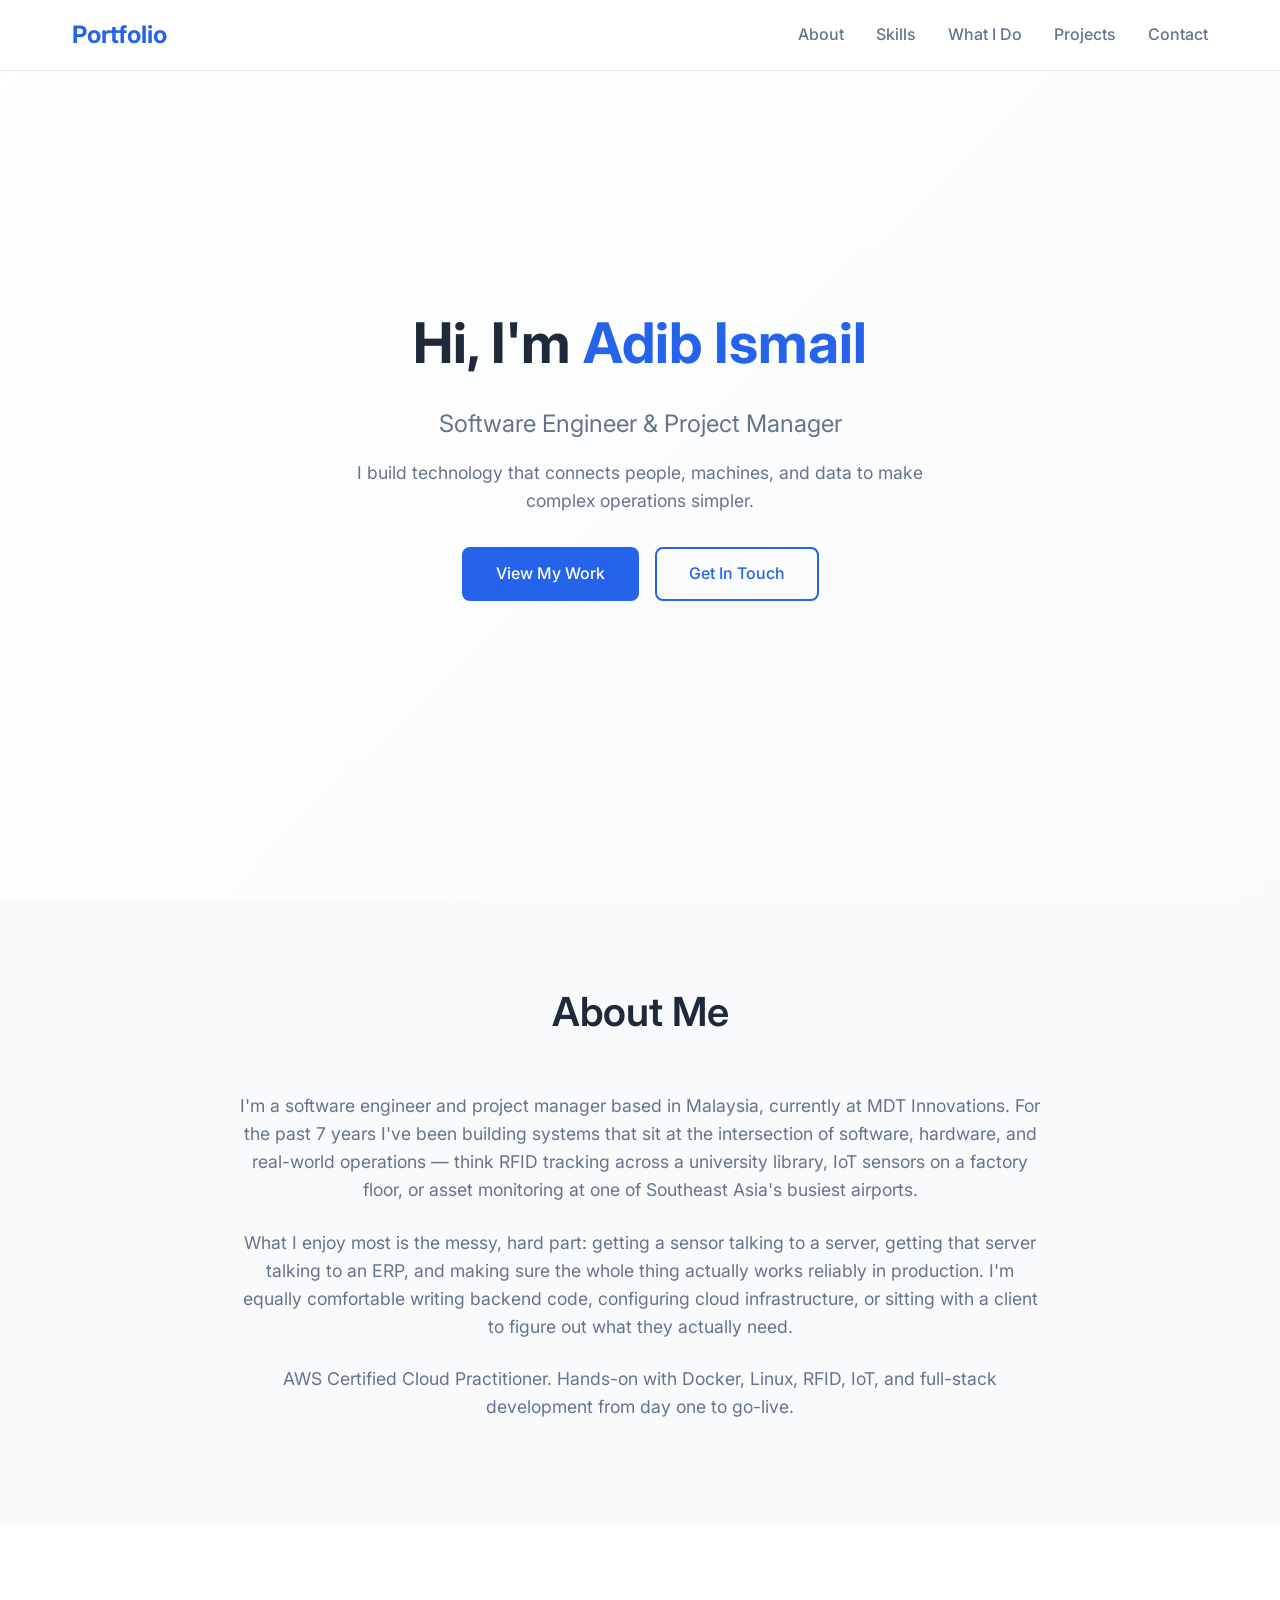
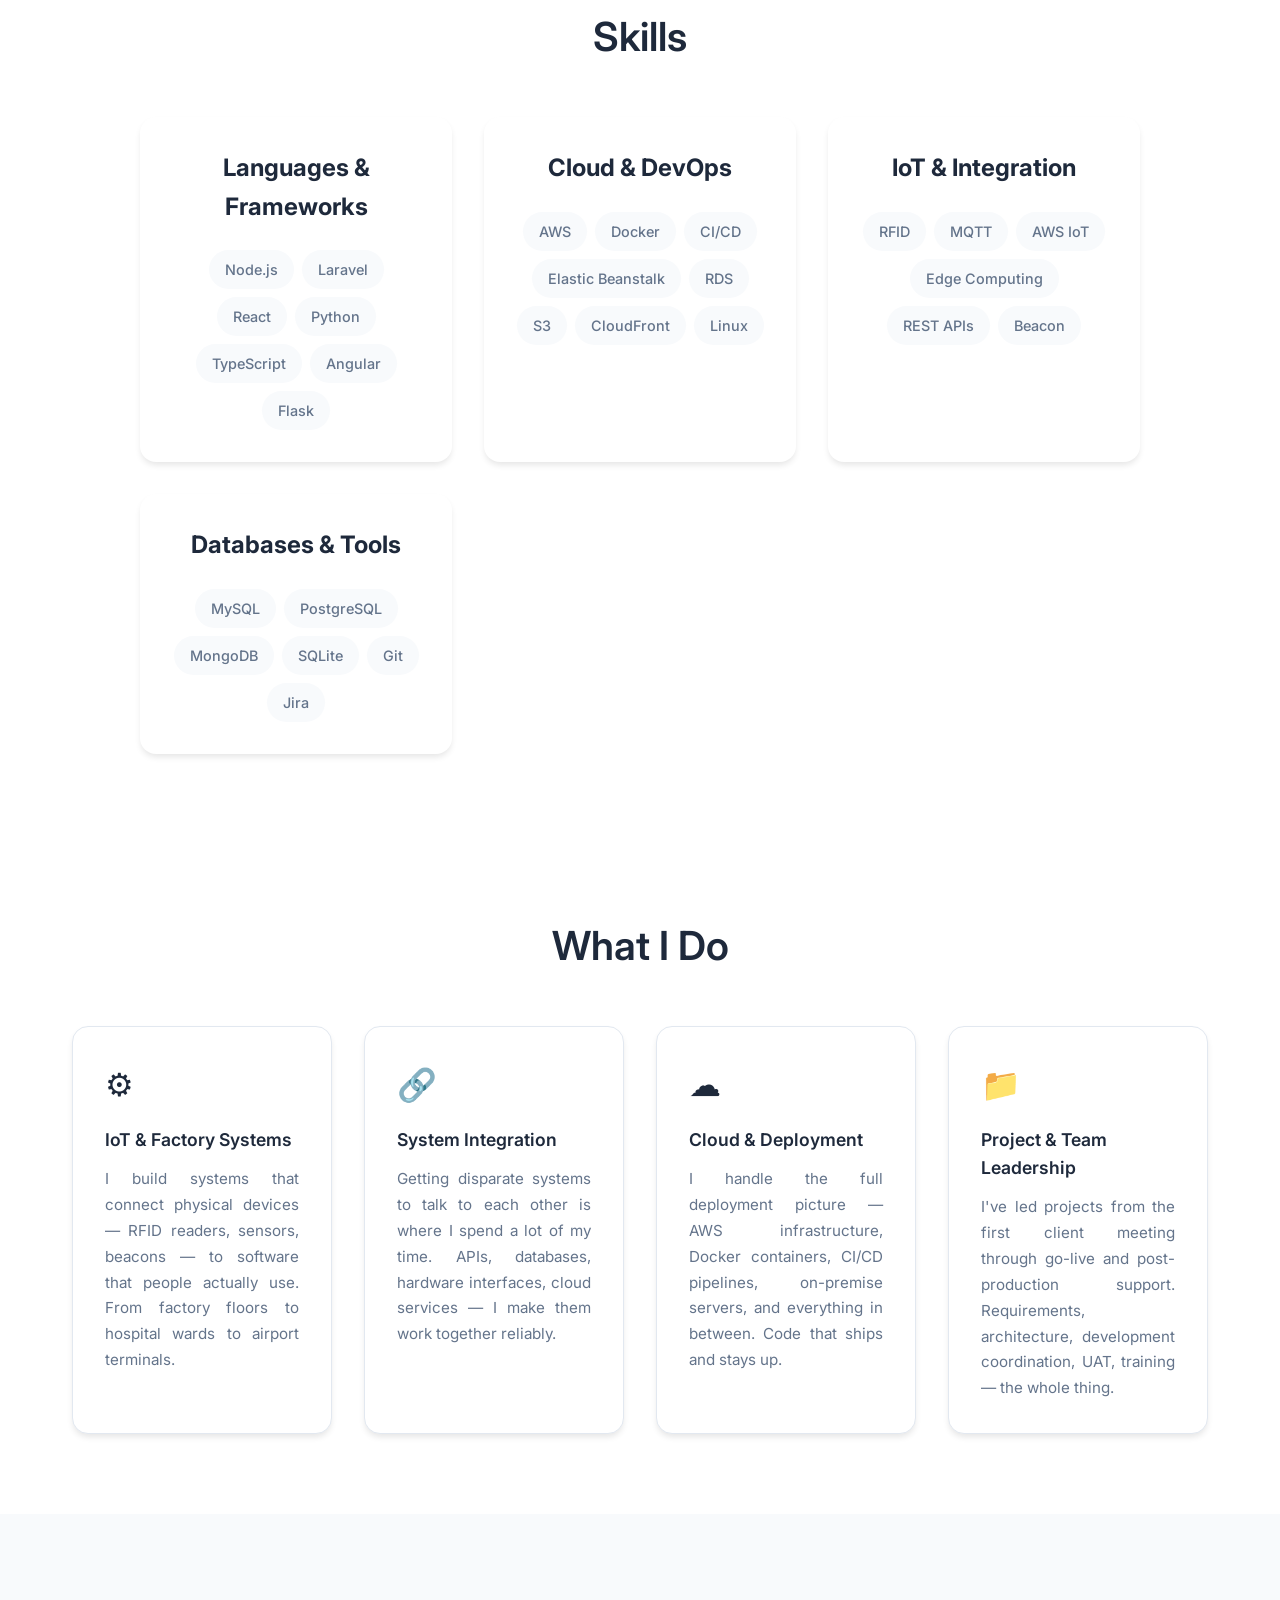
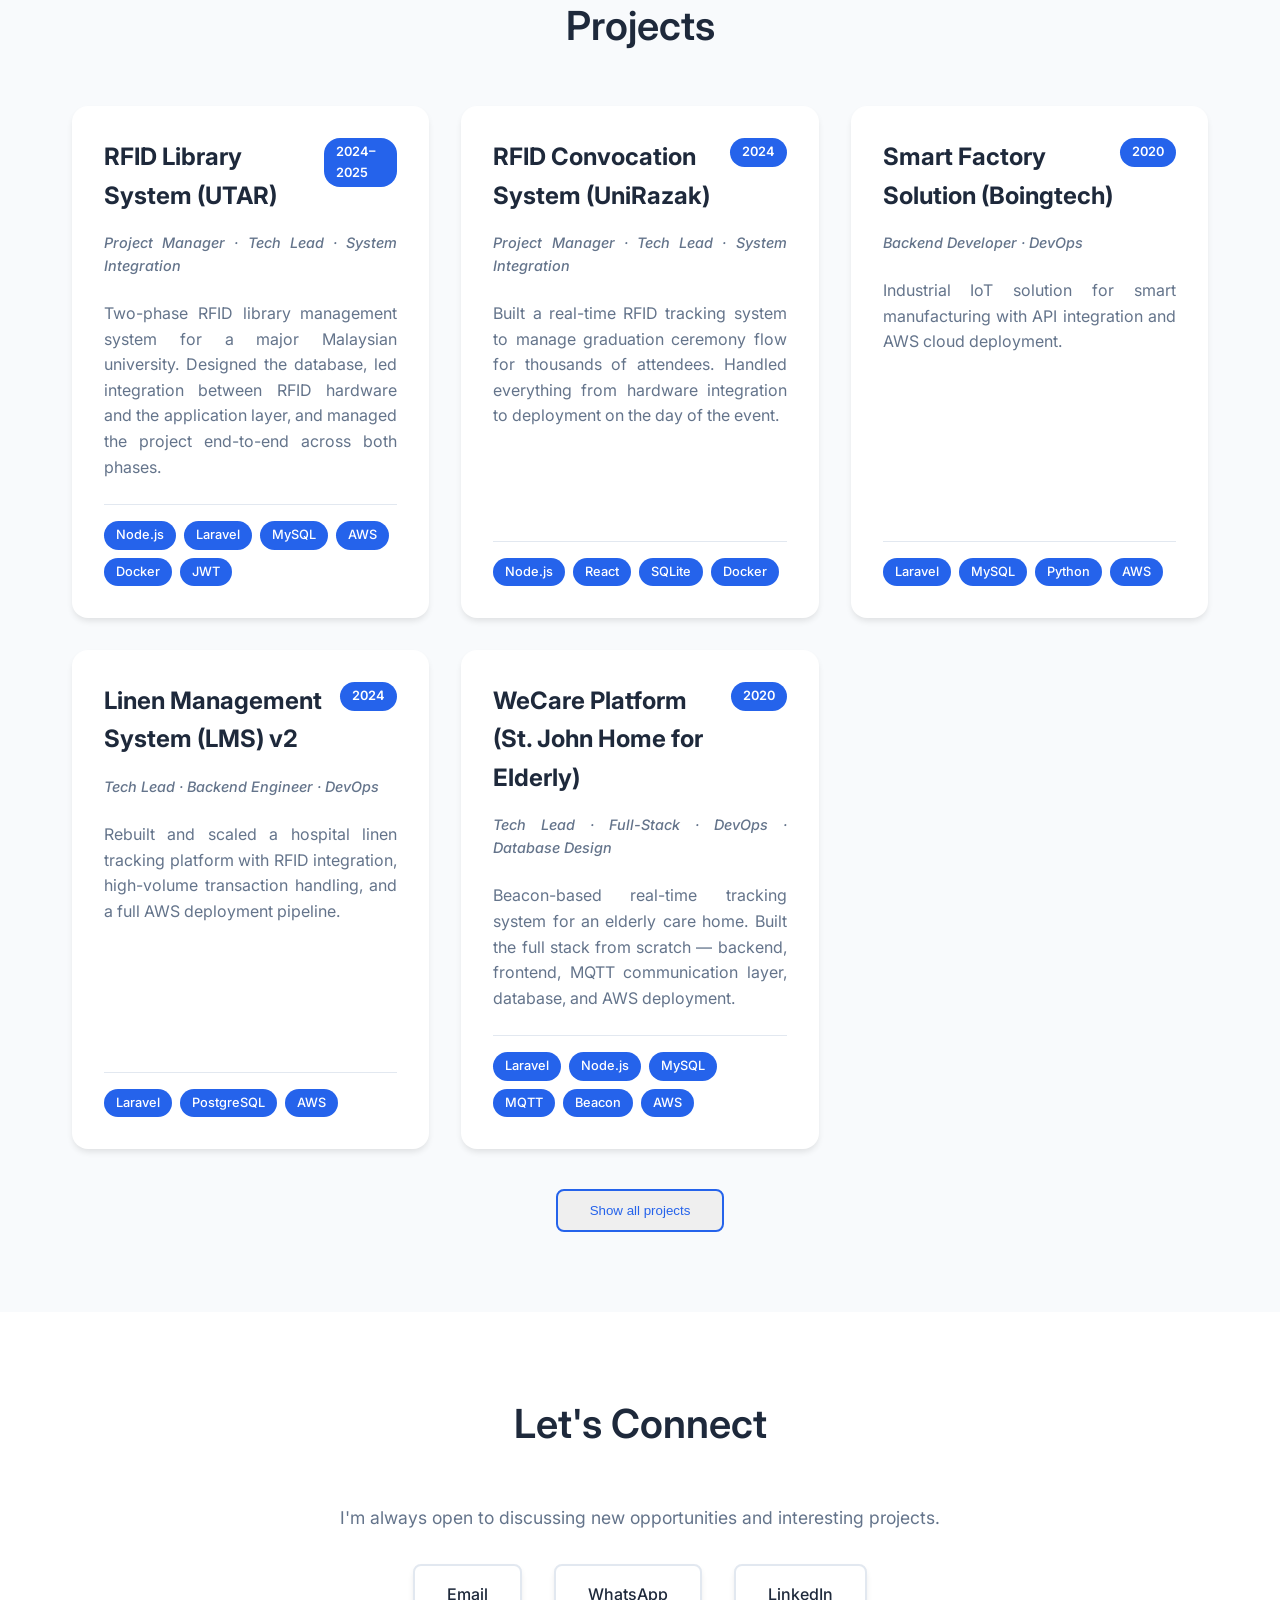
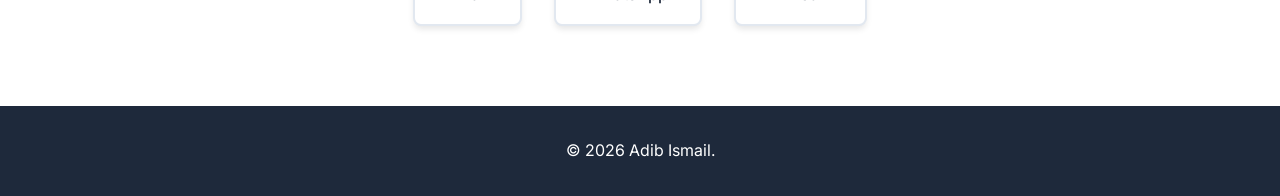
<file: index.html>
<!DOCTYPE html>
<html lang="en">
<head>
    <meta charset="UTF-8">
    <meta name="viewport" content="width=device-width, initial-scale=1.0">
    <title>Muhammad Adib Ismail - Software Engineer & Project Manager</title>
    <link rel="stylesheet" href="style.css">
    <link href="https://fonts.googleapis.com/css2?family=Inter:wght@300;400;500;600;700&display=swap" rel="stylesheet">
</head>
<body>
    <nav class="navbar">
        <div class="nav-container">
            <div class="nav-logo">Portfolio</div>
            <ul class="nav-menu">
                <li><a href="#about">About</a></li>
                <li><a href="#skills">Skills</a></li>
                <li><a href="#what-i-do">What I Do</a></li>
                <li><a href="#projects">Projects</a></li>
                <li><a href="#contact">Contact</a></li>
            </ul>
        </div>
    </nav>

    <main>
        <section class="hero">
            <div class="hero-content">
                <h1>Hi, I'm <span class="highlight">Adib Ismail</span></h1>
                <p class="hero-subtitle">Software Engineer & Project Manager</p>
                <p class="hero-description">I build technology that connects people, machines, and data to make complex operations simpler.</p>
                <div class="hero-buttons">
                    <a href="#projects" class="btn btn-primary">View My Work</a>
                    <a href="#contact" class="btn btn-secondary">Get In Touch</a>
                </div>
            </div>
        </section>

        <section id="about" class="about">
            <div class="container">
                <h2>About Me</h2>
                <div class="about-content">
                    <div class="about-text">
                        <p>I'm a software engineer and project manager based in Malaysia, currently at MDT Innovations. For the past 7 years I've been building systems that sit at the intersection of software, hardware, and real-world operations — think RFID tracking across a university library, IoT sensors on a factory floor, or asset monitoring at one of Southeast Asia's busiest airports.</p>
                        <p>What I enjoy most is the messy, hard part: getting a sensor talking to a server, getting that server talking to an ERP, and making sure the whole thing actually works reliably in production. I'm equally comfortable writing backend code, configuring cloud infrastructure, or sitting with a client to figure out what they actually need.</p>
                        <p>AWS Certified Cloud Practitioner. Hands-on with Docker, Linux, RFID, IoT, and full-stack development from day one to go-live.</p>
                    </div>
                </div>
            </div>
        </section>

        <section id="skills" class="skills">
            <div class="container">
                <h2>Skills</h2>
                <div class="skills-grid">
                    <div class="skill-category">
                        <h3>Languages & Frameworks</h3>
                        <div class="skill-tags">
                            <span class="tag">Node.js</span>
                            <span class="tag">Laravel</span>
                            <span class="tag">React</span>
                            <span class="tag">Python</span>
                            <span class="tag">TypeScript</span>
                            <span class="tag">Angular</span>
                            <span class="tag">Flask</span>
                        </div>
                    </div>
                    <div class="skill-category">
                        <h3>Cloud & DevOps</h3>
                        <div class="skill-tags">
                            <span class="tag">AWS</span>
                            <span class="tag">Docker</span>
                            <span class="tag">CI/CD</span>
                            <span class="tag">Elastic Beanstalk</span>
                            <span class="tag">RDS</span>
                            <span class="tag">S3</span>
                            <span class="tag">CloudFront</span>
                            <span class="tag">Linux</span>
                        </div>
                    </div>
                    <div class="skill-category">
                        <h3>IoT & Integration</h3>
                        <div class="skill-tags">
                            <span class="tag">RFID</span>
                            <span class="tag">MQTT</span>
                            <span class="tag">AWS IoT</span>
                            <span class="tag">Edge Computing</span>
                            <span class="tag">REST APIs</span>
                            <span class="tag">Beacon</span>
                        </div>
                    </div>
                    <div class="skill-category">
                        <h3>Databases & Tools</h3>
                        <div class="skill-tags">
                            <span class="tag">MySQL</span>
                            <span class="tag">PostgreSQL</span>
                            <span class="tag">MongoDB</span>
                            <span class="tag">SQLite</span>
                            <span class="tag">Git</span>
                            <span class="tag">Jira</span>
                        </div>
                    </div>
                </div>
            </div>
        </section>

        <section id="what-i-do" class="what-i-do">
            <div class="container">
                <h2>What I Do</h2>
                <div class="what-i-do-grid">
                    <div class="what-card">
                        <div class="what-icon">&#9881;</div>
                        <h3>IoT & Factory Systems</h3>
                        <p>I build systems that connect physical devices &mdash; RFID readers, sensors, beacons &mdash; to software that people actually use. From factory floors to hospital wards to airport terminals.</p>
                    </div>
                    <div class="what-card">
                        <div class="what-icon">&#128279;</div>
                        <h3>System Integration</h3>
                        <p>Getting disparate systems to talk to each other is where I spend a lot of my time. APIs, databases, hardware interfaces, cloud services &mdash; I make them work together reliably.</p>
                    </div>
                    <div class="what-card">
                        <div class="what-icon">&#9729;</div>
                        <h3>Cloud & Deployment</h3>
                        <p>I handle the full deployment picture &mdash; AWS infrastructure, Docker containers, CI/CD pipelines, on-premise servers, and everything in between. Code that ships and stays up.</p>
                    </div>
                    <div class="what-card">
                        <div class="what-icon">&#128193;</div>
                        <h3>Project & Team Leadership</h3>
                        <p>I've led projects from the first client meeting through go-live and post-production support. Requirements, architecture, development coordination, UAT, training &mdash; the whole thing.</p>
                    </div>
                </div>
            </div>
        </section>

        <section id="projects" class="projects">
            <div class="container">
                <h2>Projects</h2>
                <div class="projects-grid" id="featured-projects">
                    <div class="project-card">
                        <div class="project-header">
                            <h3>RFID Library System (UTAR)</h3>
                            <div class="project-year">2024–2025</div>
                        </div>
                        <p class="project-role">Project Manager · Tech Lead · System Integration</p>
                        <p>Two-phase RFID library management system for a major Malaysian university. Designed the database, led integration between RFID hardware and the application layer, and managed the project end-to-end across both phases.</p>
                        <div class="project-tech">
                            <span class="tech-tag">Node.js</span>
                            <span class="tech-tag">Laravel</span>
                            <span class="tech-tag">MySQL</span>
                            <span class="tech-tag">AWS</span>
                            <span class="tech-tag">Docker</span>
                            <span class="tech-tag">JWT</span>
                        </div>
                    </div>
                    <div class="project-card">
                        <div class="project-header">
                            <h3>RFID Convocation System (UniRazak)</h3>
                            <div class="project-year">2024</div>
                        </div>
                        <p class="project-role">Project Manager · Tech Lead · System Integration</p>
                        <p>Built a real-time RFID tracking system to manage graduation ceremony flow for thousands of attendees. Handled everything from hardware integration to deployment on the day of the event.</p>
                        <div class="project-tech">
                            <span class="tech-tag">Node.js</span>
                            <span class="tech-tag">React</span>
                            <span class="tech-tag">SQLite</span>
                            <span class="tech-tag">Docker</span>
                        </div>
                    </div>
                    <div class="project-card">
                        <div class="project-header">
                            <h3>Smart Factory Solution (Boingtech)</h3>
                            <div class="project-year">2020</div>
                        </div>
                        <p class="project-role">Backend Developer · DevOps</p>
                        <p>Industrial IoT solution for smart manufacturing with API integration and AWS cloud deployment.</p>
                        <div class="project-tech">
                            <span class="tech-tag">Laravel</span>
                            <span class="tech-tag">MySQL</span>
                            <span class="tech-tag">Python</span>
                            <span class="tech-tag">AWS</span>
                        </div>
                    </div>
                    <div class="project-card">
                        <div class="project-header">
                            <h3>Linen Management System (LMS) v2</h3>
                            <div class="project-year">2024</div>
                        </div>
                        <p class="project-role">Tech Lead · Backend Engineer · DevOps</p>
                        <p>Rebuilt and scaled a hospital linen tracking platform with RFID integration, high-volume transaction handling, and a full AWS deployment pipeline.</p>
                        <div class="project-tech">
                            <span class="tech-tag">Laravel</span>
                            <span class="tech-tag">PostgreSQL</span>
                            <span class="tech-tag">AWS</span>
                        </div>
                    </div>
                    <div class="project-card">
                        <div class="project-header">
                            <h3>WeCare Platform (St. John Home for Elderly)</h3>
                            <div class="project-year">2020</div>
                        </div>
                        <p class="project-role">Tech Lead · Full-Stack · DevOps · Database Design</p>
                        <p>Beacon-based real-time tracking system for an elderly care home. Built the full stack from scratch — backend, frontend, MQTT communication layer, database, and AWS deployment.</p>
                        <div class="project-tech">
                            <span class="tech-tag">Laravel</span>
                            <span class="tech-tag">Node.js</span>
                            <span class="tech-tag">MySQL</span>
                            <span class="tech-tag">MQTT</span>
                            <span class="tech-tag">Beacon</span>
                            <span class="tech-tag">AWS</span>
                        </div>
                    </div>
                </div>

                <div id="all-projects-wrapper" style="display:none">
                    <div class="all-projects-divider">
                        <span>More Projects</span>
                    </div>
                    <div class="projects-grid" id="all-projects">
                    <div class="project-card">
                        <div class="project-header">
                            <h3>Pickleball Scoring System (9Pickle)</h3>
                            <div class="project-year">2025</div>
                        </div>
                        <p class="project-role">Tech Lead · Backend · Database · DevOps</p>
                        <p>Real-time collaborative scoring system for pickleball tournaments with cloud deployment on AWS.</p>
                        <div class="project-tech">
                            <span class="tech-tag">Node.js</span>
                            <span class="tech-tag">React</span>
                            <span class="tech-tag">MySQL</span>
                            <span class="tech-tag">AWS</span>
                            <span class="tech-tag">Docker</span>
                        </div>
                    </div>
                    <div class="project-card">
                        <div class="project-header">
                            <h3>WeCare Trolley Tracking (Soekarno-Hatta Airport)</h3>
                            <div class="project-year">2023</div>
                        </div>
                        <p class="project-role">Project Manager · Tech Lead · Full-Stack · DevOps</p>
                        <p>Large-scale asset tracking system deployed at Indonesia's busiest airport. Tracked thousands of trolleys in real time across terminals, with live dashboards and AWS-hosted infrastructure.</p>
                        <div class="project-tech">
                            <span class="tech-tag">Laravel</span>
                            <span class="tech-tag">Node.js</span>
                            <span class="tech-tag">MySQL</span>
                            <span class="tech-tag">AWS</span>
                        </div>
                    </div>
                    <div class="project-card">
                        <div class="project-header">
                            <h3>ESG Platform</h3>
                            <div class="project-year">2023</div>
                        </div>
                        <p class="project-role">Project Manager · Tech Lead · DevOps</p>
                        <p>ESG reporting platform with data management and analytics, deployed on AWS.</p>
                        <div class="project-tech">
                            <span class="tech-tag">Laravel</span>
                            <span class="tech-tag">AWS</span>
                        </div>
                    </div>
                    <div class="project-card">
                        <div class="project-header">
                            <h3>Work Force Management (Chulia Middle East)</h3>
                            <div class="project-year">2023</div>
                        </div>
                        <p class="project-role">Tech Lead · Full-Stack · DevOps</p>
                        <p>Workforce management system for international operations with employee tracking and reporting.</p>
                        <div class="project-tech">
                            <span class="tech-tag">Laravel</span>
                            <span class="tech-tag">MySQL</span>
                            <span class="tech-tag">AWS</span>
                        </div>
                    </div>
                    <div class="project-card">
                        <div class="project-header">
                            <h3>Weather Monitoring System (FELCRA)</h3>
                            <div class="project-year">2022–2023</div>
                        </div>
                        <p class="project-role">Tech Lead · Full-Stack · DevOps</p>
                        <p>IoT weather monitoring platform with real-time data collection and analytics dashboard, built and upgraded across two phases.</p>
                        <div class="project-tech">
                            <span class="tech-tag">React</span>
                            <span class="tech-tag">Node.js</span>
                            <span class="tech-tag">PostgreSQL</span>
                            <span class="tech-tag">AWS IoT</span>
                        </div>
                    </div>
                    <div class="project-card">
                        <div class="project-header">
                            <h3>Linen Management System (Hermina Hospital)</h3>
                            <div class="project-year">2022</div>
                        </div>
                        <p class="project-role">Backend Support · Database Management</p>
                        <p>Hospital linen management system for an Indonesian healthcare facility.</p>
                        <div class="project-tech">
                            <span class="tech-tag">Angular</span>
                            <span class="tech-tag">PostgreSQL</span>
                            <span class="tech-tag">Express</span>
                            <span class="tech-tag">Huawei Cloud</span>
                        </div>
                    </div>
                    <div class="project-card">
                        <div class="project-header">
                            <h3>WeCare Platform (St. John Home) — Upgrade</h3>
                            <div class="project-year">2021</div>
                        </div>
                        <p class="project-role">Tech Lead · Full-Stack · Database</p>
                        <p>Performance improvements, MQTT integration upgrades, and AWS CI/CD pipeline for the elderly tracking platform.</p>
                        <div class="project-tech">
                            <span class="tech-tag">Laravel</span>
                            <span class="tech-tag">Node.js</span>
                            <span class="tech-tag">MySQL</span>
                            <span class="tech-tag">MQTT</span>
                            <span class="tech-tag">AWS</span>
                        </div>
                    </div>
                    <div class="project-card">
                        <div class="project-header">
                            <h3>Work Force Management (KLIA2)</h3>
                            <div class="project-year">2020–2021</div>
                        </div>
                        <p class="project-role">Tech Lead · Full-Stack</p>
                        <p>IoT-based attendance tracking for airport cleaning staff, built and upgraded across two phases with AWS IoT and Lambda.</p>
                        <div class="project-tech">
                            <span class="tech-tag">Laravel</span>
                            <span class="tech-tag">MySQL</span>
                            <span class="tech-tag">AWS IoT</span>
                            <span class="tech-tag">Lambda</span>
                        </div>
                    </div>
                    <div class="project-card">
                        <div class="project-header">
                            <h3>Facial Recognition AI Module</h3>
                            <div class="project-year">2019</div>
                        </div>
                        <p class="project-role">Full-Stack · AI Developer</p>
                        <p>AI-powered facial recognition with environmental sensor integration and real-time processing.</p>
                        <div class="project-tech">
                            <span class="tech-tag">Django</span>
                            <span class="tech-tag">Python</span>
                            <span class="tech-tag">TensorFlow</span>
                            <span class="tech-tag">SQLite</span>
                        </div>
                    </div>
                    <div class="project-card">
                        <div class="project-header">
                            <h3>WeCare Platform</h3>
                            <div class="project-year">2019</div>
                        </div>
                        <p class="project-role">Full-Stack Engineer</p>
                        <p>Original healthcare monitoring platform with IoT integration, MQTT communication, and beacon technology.</p>
                        <div class="project-tech">
                            <span class="tech-tag">Node.js</span>
                            <span class="tech-tag">Laravel</span>
                            <span class="tech-tag">MySQL</span>
                            <span class="tech-tag">MQTT</span>
                            <span class="tech-tag">Beacon</span>
                        </div>
                    </div>
                    </div>
                </div>

                <div class="projects-toggle">
                    <button class="btn btn-secondary" id="toggle-projects">Show all projects</button>
                </div>
            </div>
        </section>

        <section id="contact" class="contact">
            <div class="container">
                <h2>Let's Connect</h2>
                <p class="contact-description">I'm always open to discussing new opportunities and interesting projects.</p>
                <div class="contact-links">
                    <a href="mailto:adibismail432@gmail.com" class="contact-link">
                        <span>Email</span>
                    </a>
                    <a href="https://wa.me/60136730774" class="contact-link">
                        <span>WhatsApp</span>
                    </a>
                    <a href="https://www.linkedin.com/in/adib-ismail-603908122" class="contact-link">
                        <span>LinkedIn</span>
                    </a>
                </div>
            </div>
        </section>
    </main>

    <footer class="footer">
        <div class="container">
            <p>&copy; 2026 Adib Ismail.</p>
        </div>
    </footer>

    <script src="script.js"></script>
</body>
</html>
</file>
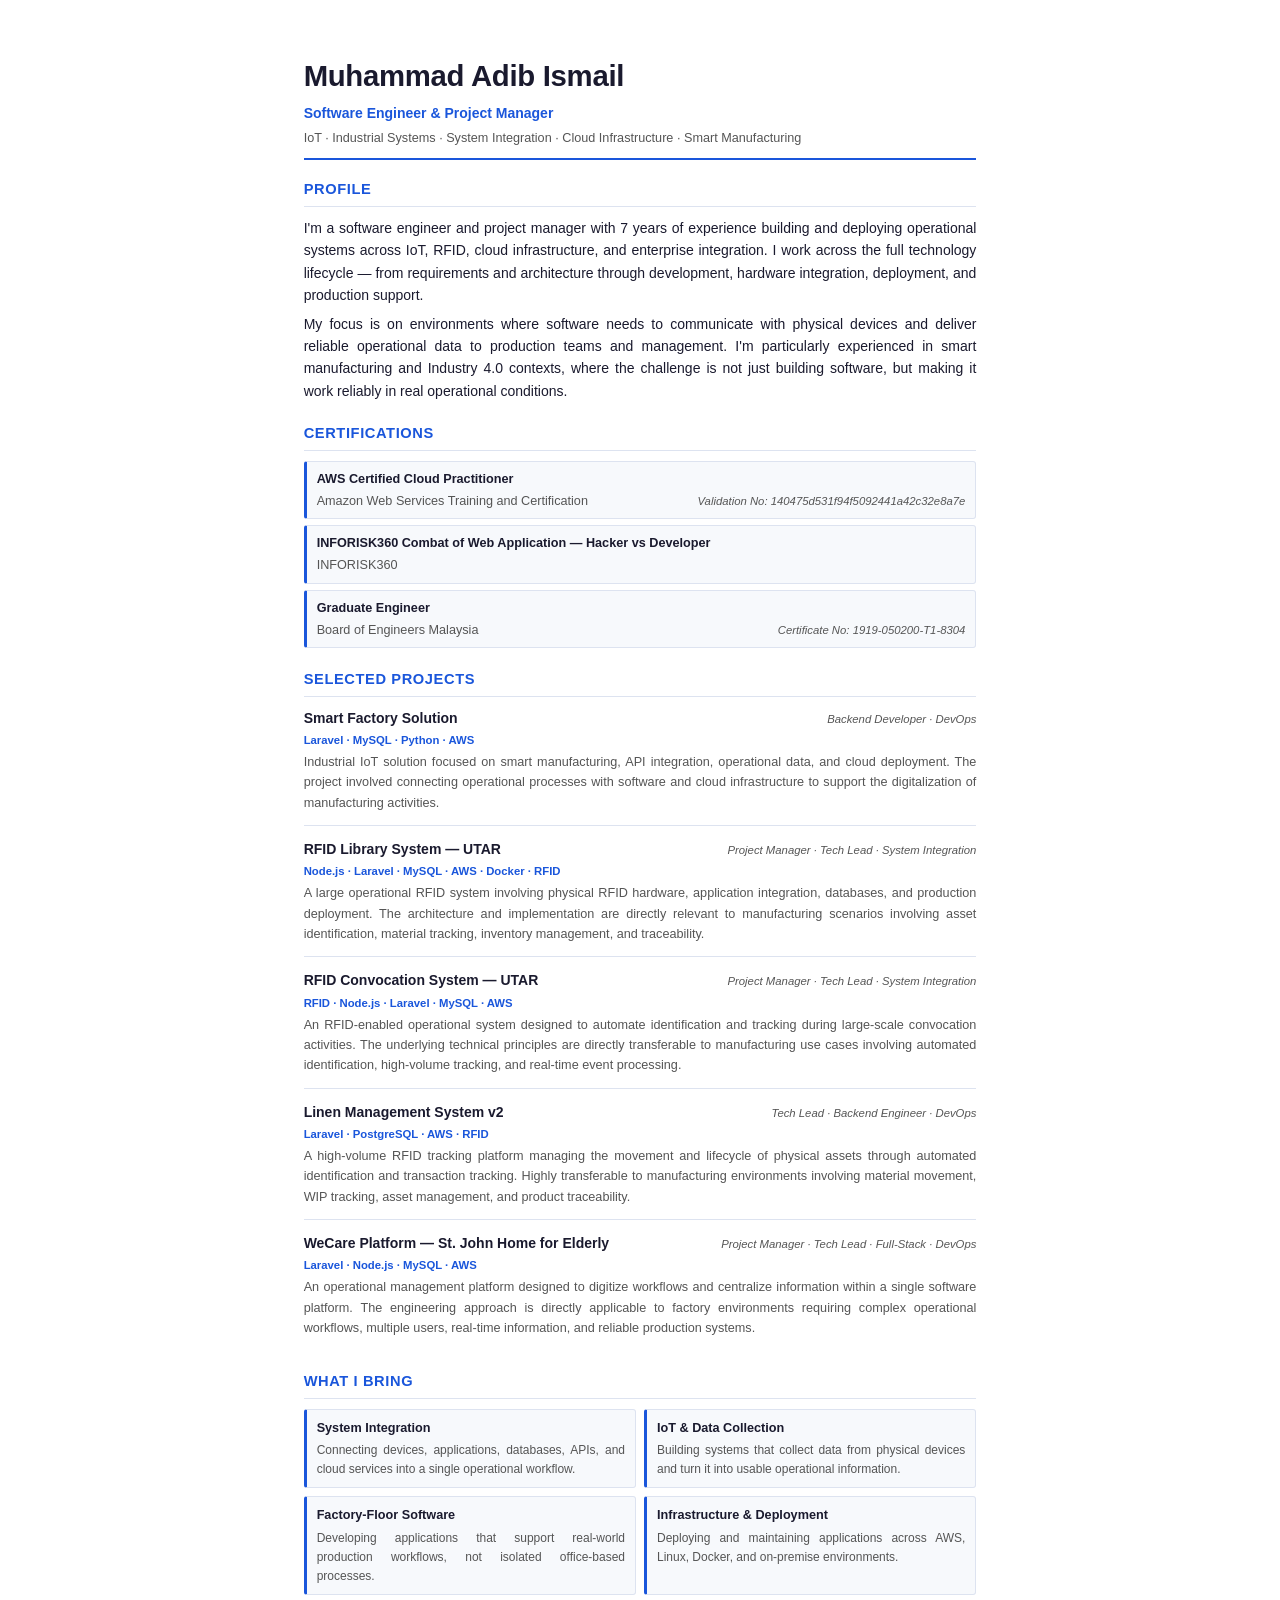
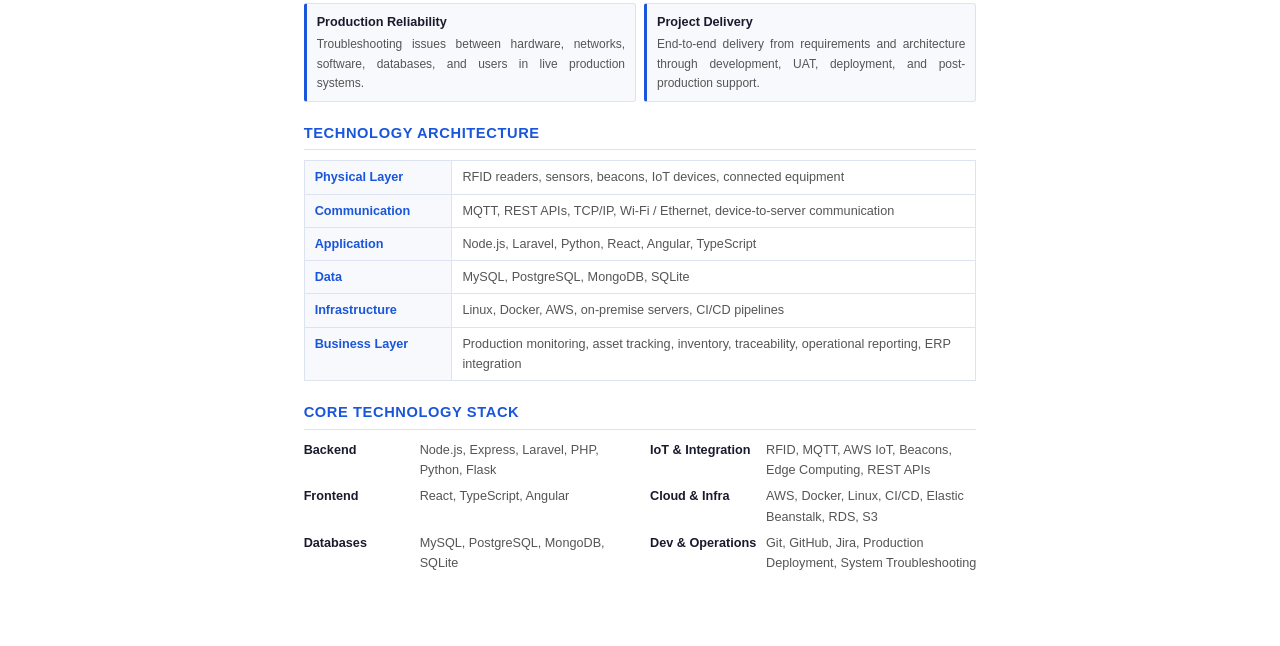
<file: self/profile.html>
<!DOCTYPE html>
<html lang="en">
<head>
<meta charset="UTF-8">
<meta name="viewport" content="width=device-width, initial-scale=1.0">
<title>Muhammad Adib Ismail — Technical Profile</title>
<style>
  :root {
    --accent: #1a56db;
    --text: #1a1a2e;
    --muted: #555;
    --border: #dde3f0;
    --bg-card: #f7f9fc;
  }

  * { margin: 0; padding: 0; box-sizing: border-box; }

  body {
    font-family: 'Segoe UI', Arial, sans-serif;
    font-size: 10.5pt;
    color: var(--text);
    background: #fff;
    line-height: 1.6;
  }

  /* ── PAGE LAYOUT ── */
  .page {
    width: 210mm;
    min-height: 297mm;
    margin: 0 auto;
    padding: 14mm 16mm;
  }

  /* ── HEADER ── */
  header {
    border-bottom: 2.5px solid var(--accent);
    padding-bottom: 10px;
    margin-bottom: 18px;
  }

  header h1 {
    font-size: 22pt;
    font-weight: 700;
    color: var(--text);
    letter-spacing: -0.3px;
  }

  header .title {
    font-size: 10.5pt;
    color: var(--accent);
    font-weight: 600;
    margin-top: 2px;
  }

  header .tagline {
    font-size: 9.5pt;
    color: var(--muted);
    margin-top: 4px;
  }

  /* ── SECTION ── */
  section { margin-bottom: 20px; }

  h2 {
    font-size: 11pt;
    font-weight: 700;
    color: var(--accent);
    text-transform: uppercase;
    letter-spacing: 0.6px;
    border-bottom: 1px solid var(--border);
    padding-bottom: 4px;
    margin-bottom: 10px;
  }

  p { color: var(--text); margin-bottom: 6px; text-align: justify; }

  /* ── ARCHITECTURE TABLE ── */
  .arch-table {
    width: 100%;
    border-collapse: collapse;
    font-size: 9.5pt;
  }

  .arch-table td {
    padding: 6px 10px;
    border: 1px solid var(--border);
    vertical-align: top;
  }

  .arch-table td:first-child {
    width: 22%;
    font-weight: 700;
    background: var(--bg-card);
    color: var(--accent);
    white-space: nowrap;
  }

  .arch-table td:last-child { color: var(--muted); }

  /* ── CAPABILITIES GRID ── */
  .cap-grid {
    display: grid;
    grid-template-columns: 1fr 1fr;
    gap: 8px;
  }

  .cap-card {
    background: var(--bg-card);
    border: 1px solid var(--border);
    border-left: 3px solid var(--accent);
    padding: 8px 10px;
    border-radius: 3px;
  }

  .cap-card h3 {
    font-size: 9.5pt;
    font-weight: 700;
    margin-bottom: 3px;
    color: var(--text);
  }

  .cap-card p {
    font-size: 9pt;
    color: var(--muted);
    margin: 0;
  }

  /* ── PROJECTS ── */
  .project {
    margin-bottom: 12px;
    padding-bottom: 12px;
    border-bottom: 1px solid var(--border);
  }

  .project:last-child { border-bottom: none; margin-bottom: 0; }

  .project-header {
    display: flex;
    justify-content: space-between;
    align-items: baseline;
    margin-bottom: 2px;
  }

  .project h3 {
    font-size: 10.5pt;
    font-weight: 700;
    color: var(--text);
  }

  .project .role {
    font-size: 8.5pt;
    color: var(--muted);
    font-style: italic;
  }

  .project .tech {
    font-size: 8.5pt;
    color: var(--accent);
    font-weight: 600;
    margin-bottom: 3px;
  }

  .project p {
    font-size: 9.5pt;
    color: var(--muted);
    text-align: justify;
    margin: 0;
  }

  /* ── TECH STACK ── */
  .stack-grid {
    display: grid;
    grid-template-columns: 1fr 1fr;
    gap: 6px 20px;
    font-size: 9.5pt;
  }

  .stack-row { display: flex; gap: 6px; }

  .stack-label {
    font-weight: 700;
    color: var(--text);
    white-space: nowrap;
    min-width: 110px;
  }

  .stack-value { color: var(--muted); }

  /* ── CERTIFICATIONS ── */
  .cert-list { list-style: none; }

  .cert-list li {
    display: flex;
    flex-direction: column;
    gap: 2px;
    padding: 7px 10px;
    border: 1px solid var(--border);
    border-left: 3px solid var(--accent);
    background: var(--bg-card);
    border-radius: 3px;
    margin-bottom: 6px;
    font-size: 9.5pt;
  }

  .cert-list li:last-child { margin-bottom: 0; }

  .cert-name { font-weight: 700; color: var(--text); }
  .cert-issuer-row { display: flex; justify-content: space-between; align-items: baseline; }
  .cert-issuer { color: var(--muted); }
  .cert-validation { font-size: 8.5pt; color: var(--muted); font-style: italic; }

  /* ── PRINT ── */
  @media print {
    body { background: #fff; }
    .page { margin: 0; padding: 0; width: 100%; }
    @page { size: A4; margin: 18mm 16mm 14mm 16mm; }

    .page-number {
      position: fixed;
      bottom: 6mm;
      width: 100%;
      text-align: center;
      font-size: 8.5pt;
      color: #999;
    }

    .page-number::after {
      content: counter(page);
      counter-increment: page;
    }
  }
</style>
</head>
<body>
<div class="page">

  <!-- HEADER -->
  <header>
    <h1>Muhammad Adib Ismail</h1>
    <div class="title">Software Engineer &amp; Project Manager</div>
    <div class="tagline">IoT · Industrial Systems · System Integration · Cloud Infrastructure · Smart Manufacturing</div>
  </header>

  <!-- PROFILE -->
  <section>
    <h2>Profile</h2>
    <p>
      I'm a software engineer and project manager with 7 years of experience building and deploying operational systems across IoT, RFID, cloud infrastructure, and enterprise integration. I work across the full technology lifecycle — from requirements and architecture through development, hardware integration, deployment, and production support.
    </p>
    <p>
      My focus is on environments where software needs to communicate with physical devices and deliver reliable operational data to production teams and management. I'm particularly experienced in smart manufacturing and Industry 4.0 contexts, where the challenge is not just building software, but making it work reliably in real operational conditions.
    </p>
  </section>

  <!-- CERTIFICATIONS -->
  <section>
    <h2>Certifications</h2>
    <ul class="cert-list">
      <li>
        <span class="cert-name">AWS Certified Cloud Practitioner</span>
        <div class="cert-issuer-row">
          <span class="cert-issuer">Amazon Web Services Training and Certification</span>
          <span class="cert-validation">Validation No: 140475d531f94f5092441a42c32e8a7e</span>
        </div>
      </li>
      <li>
        <span class="cert-name">INFORISK360 Combat of Web Application &mdash; Hacker vs Developer</span>
        <span class="cert-issuer">INFORISK360</span>
      </li>
      <li>
        <span class="cert-name">Graduate Engineer</span>
        <div class="cert-issuer-row">
          <span class="cert-issuer">Board of Engineers Malaysia</span>
          <span class="cert-validation">Certificate No: 1919-050200-T1-8304</span>
        </div>
      </li>
    </ul>
  </section>

  <!-- PROJECTS -->
  <section>
    <h2>Selected Projects</h2>

    <div class="project">
      <div class="project-header">
        <h3>Smart Factory Solution</h3>
        <span class="role">Backend Developer &middot; DevOps</span>
      </div>
      <div class="tech">Laravel &middot; MySQL &middot; Python &middot; AWS</div>
      <p>Industrial IoT solution focused on smart manufacturing, API integration, operational data, and cloud deployment. The project involved connecting operational processes with software and cloud infrastructure to support the digitalization of manufacturing activities.</p>
    </div>

    <div class="project">
      <div class="project-header">
        <h3>RFID Library System &mdash; UTAR</h3>
        <span class="role">Project Manager &middot; Tech Lead &middot; System Integration</span>
      </div>
      <div class="tech">Node.js &middot; Laravel &middot; MySQL &middot; AWS &middot; Docker &middot; RFID</div>
      <p>A large operational RFID system involving physical RFID hardware, application integration, databases, and production deployment. The architecture and implementation are directly relevant to manufacturing scenarios involving asset identification, material tracking, inventory management, and traceability.</p>
    </div>

    <div class="project" style="page-break-before: always;">
      <div class="project-header">
        <h3>RFID Convocation System &mdash; UTAR</h3>
        <span class="role">Project Manager &middot; Tech Lead &middot; System Integration</span>
      </div>
      <div class="tech">RFID &middot; Node.js &middot; Laravel &middot; MySQL &middot; AWS</div>
      <p>An RFID-enabled operational system designed to automate identification and tracking during large-scale convocation activities. The underlying technical principles are directly transferable to manufacturing use cases involving automated identification, high-volume tracking, and real-time event processing.</p>
    </div>

    <div class="project">
      <div class="project-header">
        <h3>Linen Management System v2</h3>
        <span class="role">Tech Lead &middot; Backend Engineer &middot; DevOps</span>
      </div>
      <div class="tech">Laravel &middot; PostgreSQL &middot; AWS &middot; RFID</div>
      <p>A high-volume RFID tracking platform managing the movement and lifecycle of physical assets through automated identification and transaction tracking. Highly transferable to manufacturing environments involving material movement, WIP tracking, asset management, and product traceability.</p>
    </div>

    <div class="project">
      <div class="project-header">
        <h3>WeCare Platform &mdash; St. John Home for Elderly</h3>
        <span class="role">Project Manager &middot; Tech Lead &middot; Full-Stack &middot; DevOps</span>
      </div>
      <div class="tech">Laravel &middot; Node.js &middot; MySQL &middot; AWS</div>
      <p>An operational management platform designed to digitize workflows and centralize information within a single software platform. The engineering approach is directly applicable to factory environments requiring complex operational workflows, multiple users, real-time information, and reliable production systems.</p>
    </div>

  </section>

  <!-- CAPABILITIES -->
  <section>
    <h2>What I Bring</h2>
    <div class="cap-grid">
      <div class="cap-card">
        <h3>System Integration</h3>
        <p>Connecting devices, applications, databases, APIs, and cloud services into a single operational workflow.</p>
      </div>
      <div class="cap-card">
        <h3>IoT &amp; Data Collection</h3>
        <p>Building systems that collect data from physical devices and turn it into usable operational information.</p>
      </div>
      <div class="cap-card">
        <h3>Factory-Floor Software</h3>
        <p>Developing applications that support real-world production workflows, not isolated office-based processes.</p>
      </div>
      <div class="cap-card">
        <h3>Infrastructure &amp; Deployment</h3>
        <p>Deploying and maintaining applications across AWS, Linux, Docker, and on-premise environments.</p>
      </div>
      <div class="cap-card">
        <h3>Production Reliability</h3>
        <p>Troubleshooting issues between hardware, networks, software, databases, and users in live production systems.</p>
      </div>
      <div class="cap-card">
        <h3>Project Delivery</h3>
        <p>End-to-end delivery from requirements and architecture through development, UAT, deployment, and post-production support.</p>
      </div>
    </div>
  </section>

  <!-- TECHNOLOGY ARCHITECTURE -->
  <section style="page-break-before: always;">
    <h2>Technology Architecture</h2>
    <table class="arch-table">
      <tr>
        <td>Physical Layer</td>
        <td>RFID readers, sensors, beacons, IoT devices, connected equipment</td>
      </tr>
      <tr>
        <td>Communication</td>
        <td>MQTT, REST APIs, TCP/IP, Wi-Fi / Ethernet, device-to-server communication</td>
      </tr>
      <tr>
        <td>Application</td>
        <td>Node.js, Laravel, Python, React, Angular, TypeScript</td>
      </tr>
      <tr>
        <td>Data</td>
        <td>MySQL, PostgreSQL, MongoDB, SQLite</td>
      </tr>
      <tr>
        <td>Infrastructure</td>
        <td>Linux, Docker, AWS, on-premise servers, CI/CD pipelines</td>
      </tr>
      <tr>
        <td>Business Layer</td>
        <td>Production monitoring, asset tracking, inventory, traceability, operational reporting, ERP integration</td>
      </tr>
    </table>
  </section>

  <!-- TECH STACK -->
  <section>
    <h2>Core Technology Stack</h2>
    <div class="stack-grid">
      <div class="stack-row">
        <span class="stack-label">Backend</span>
        <span class="stack-value">Node.js, Express, Laravel, PHP, Python, Flask</span>
      </div>
      <div class="stack-row">
        <span class="stack-label">IoT &amp; Integration</span>
        <span class="stack-value">RFID, MQTT, AWS IoT, Beacons, Edge Computing, REST APIs</span>
      </div>
      <div class="stack-row">
        <span class="stack-label">Frontend</span>
        <span class="stack-value">React, TypeScript, Angular</span>
      </div>
      <div class="stack-row">
        <span class="stack-label">Cloud &amp; Infra</span>
        <span class="stack-value">AWS, Docker, Linux, CI/CD, Elastic Beanstalk, RDS, S3</span>
      </div>
      <div class="stack-row">
        <span class="stack-label">Databases</span>
        <span class="stack-value">MySQL, PostgreSQL, MongoDB, SQLite</span>
      </div>
      <div class="stack-row">
        <span class="stack-label">Dev &amp; Operations</span>
        <span class="stack-value">Git, GitHub, Jira, Production Deployment, System Troubleshooting</span>
      </div>
    </div>
  </section>

</div>

<div class="page-number"></div>
</body>
</html>
</file>
<file: style.css>
* {
    margin: 0;
    padding: 0;
    box-sizing: border-box;
}

:root {
    --primary-color: #2563eb;
    --secondary-color: #64748b;
    --accent-color: #0ea5e9;
    --text-primary: #1e293b;
    --text-secondary: #64748b;
    --bg-primary: #ffffff;
    --bg-secondary: #f8fafc;
    --border-color: #e2e8f0;
    --shadow: 0 4px 6px -1px rgba(0, 0, 0, 0.1);
    --shadow-lg: 0 10px 15px -3px rgba(0, 0, 0, 0.1);
}

body {
    font-family: 'Inter', sans-serif;
    line-height: 1.6;
    color: var(--text-primary);
    background-color: var(--bg-primary);
}

.container {
    max-width: 1200px;
    margin: 0 auto;
    padding: 0 2rem;
}

/* Navigation */
.navbar {
    position: fixed;
    top: 0;
    width: 100%;
    background: rgba(255, 255, 255, 0.95);
    backdrop-filter: blur(10px);
    border-bottom: 1px solid var(--border-color);
    z-index: 1000;
}

.nav-container {
    max-width: 1200px;
    margin: 0 auto;
    padding: 1rem 2rem;
    display: flex;
    justify-content: space-between;
    align-items: center;
}

.nav-logo {
    font-size: 1.5rem;
    font-weight: 700;
    color: var(--primary-color);
}

.nav-menu {
    display: flex;
    list-style: none;
    gap: 2rem;
}

.nav-menu a {
    text-decoration: none;
    color: var(--text-secondary);
    font-weight: 500;
    transition: color 0.3s ease;
}

.nav-menu a:hover {
    color: var(--primary-color);
}

/* Hero Section */
.hero {
    min-height: 100vh;
    display: flex;
    align-items: center;
    justify-content: center;
    text-align: center;
    background: linear-gradient(135deg, var(--bg-primary) 0%, var(--bg-secondary) 100%);
    padding-top: 80px;
}

.hero-content h1 {
    font-size: 3.5rem;
    font-weight: 700;
    margin-bottom: 1rem;
    color: var(--text-primary);
}

.highlight {
    color: var(--primary-color);
}

.hero-subtitle {
    font-size: 1.5rem;
    color: var(--text-secondary);
    margin-bottom: 1rem;
}

.hero-description {
    font-size: 1.1rem;
    color: var(--text-secondary);
    margin-bottom: 2rem;
    max-width: 600px;
    margin-left: auto;
    margin-right: auto;
}

.hero-buttons {
    display: flex;
    gap: 1rem;
    justify-content: center;
    flex-wrap: wrap;
}

.btn {
    padding: 0.75rem 2rem;
    border-radius: 0.5rem;
    text-decoration: none;
    font-weight: 500;
    transition: all 0.3s ease;
    border: 2px solid transparent;
}

.btn-primary {
    background-color: var(--primary-color);
    color: white;
}

.btn-primary:hover {
    background-color: #1d4ed8;
    transform: translateY(-2px);
    box-shadow: var(--shadow-lg);
}

.btn-secondary {
    color: var(--primary-color);
    border-color: var(--primary-color);
}

.btn-secondary:hover {
    background-color: var(--primary-color);
    color: white;
    transform: translateY(-2px);
}

/* Sections */
section {
    padding: 5rem 0;
}

h2 {
    font-size: 2.5rem;
    font-weight: 600;
    text-align: center;
    margin-bottom: 3rem;
    color: var(--text-primary);
}

/* About Section */
.about {
    background-color: var(--bg-secondary);
}

.about-content {
    max-width: 800px;
    margin: 0 auto;
    text-align: center;
}

.about-text p {
    font-size: 1.1rem;
    color: var(--text-secondary);
    margin-bottom: 1.5rem;
}

/* Skills Section */
.skills-grid {
    display: grid;
    grid-template-columns: repeat(auto-fit, minmax(300px, 1fr));
    gap: 2rem;
    max-width: 1000px;
    margin: 0 auto;
}

.skill-category {
    background: white;
    padding: 2rem;
    border-radius: 1rem;
    box-shadow: var(--shadow);
    text-align: center;
}

.skill-category h3 {
    font-size: 1.5rem;
    margin-bottom: 1.5rem;
    color: var(--text-primary);
}

.skill-tags {
    display: flex;
    flex-wrap: wrap;
    gap: 0.5rem;
    justify-content: center;
}

.tag {
    background-color: var(--bg-secondary);
    color: var(--text-secondary);
    padding: 0.5rem 1rem;
    border-radius: 2rem;
    font-size: 0.9rem;
    font-weight: 500;
}

/* What I Do Section */
.what-i-do {
    background-color: var(--bg-primary);
}

.what-i-do-grid {
    display: grid;
    grid-template-columns: repeat(auto-fit, minmax(260px, 1fr));
    gap: 2rem;
}

.what-card {
    background: white;
    padding: 2rem;
    border-radius: 1rem;
    border: 1px solid var(--border-color);
    box-shadow: var(--shadow);
    transition: border-color 0.3s ease, box-shadow 0.3s ease;
}

.what-card:hover {
    border-color: var(--primary-color);
    box-shadow: var(--shadow);
}

.what-icon {
    font-size: 2rem;
    margin-bottom: 1rem;
}

.what-card h3 {
    font-size: 1.1rem;
    font-weight: 600;
    color: var(--text-primary);
    margin-bottom: 0.75rem;
}

.what-card p {
    color: var(--text-secondary);
    font-size: 0.95rem;
    line-height: 1.7;
    text-align: justify;
}

/* Projects toggle */
.projects-toggle {
    text-align: center;
    margin-top: 2.5rem;
}

.all-projects-divider {
    display: flex;
    align-items: center;
    gap: 1rem;
    margin: 3rem 0 2rem;
}

.all-projects-divider::before,
.all-projects-divider::after {
    content: '';
    flex: 1;
    height: 1px;
    background: var(--border-color);
}

.all-projects-divider span {
    color: var(--text-secondary);
    font-size: 0.85rem;
    font-weight: 600;
    text-transform: uppercase;
    letter-spacing: 0.1em;
    white-space: nowrap;
}

/* Projects Section */
.projects {
    background-color: var(--bg-secondary);
}

.projects-grid {
    display: grid;
    grid-template-columns: repeat(auto-fit, minmax(350px, 1fr));
    gap: 2rem;
}

.project-card {
    background: white;
    padding: 2rem;
    border-radius: 1rem;
    box-shadow: var(--shadow);
    transition: transform 0.3s ease, box-shadow 0.3s ease;
    display: flex;
    flex-direction: column;
    height: 100%;
}

.project-card:hover {
    transform: translateY(-5px);
    box-shadow: var(--shadow-lg);
}

.project-header {
    display: flex;
    justify-content: space-between;
    align-items: flex-start;
    margin-bottom: 1rem;
}

.project-header h3 {
    font-size: 1.5rem;
    color: var(--text-primary);
}

.project-links {
    display: flex;
    gap: 1rem;
}

.project-link {
    color: var(--primary-color);
    text-decoration: none;
    font-size: 0.9rem;
    font-weight: 500;
}

.project-link:hover {
    text-decoration: underline;
}

.project-role {
    color: var(--text-secondary);
    font-size: 0.9rem;
    font-weight: 500;
    font-style: italic;
    margin-bottom: 0.5rem;
    line-height: 1.4;
}

.project-year {
    background-color: var(--primary-color);
    color: white;
    padding: 0.25rem 0.75rem;
    border-radius: 1rem;
    font-size: 0.8rem;
    font-weight: 600;
}

.project-card p {
    color: var(--text-secondary);
    margin-bottom: 1.5rem;
    line-height: 1.6;
    text-align: justify;
}

.project-tech {
    display: flex;
    flex-wrap: wrap;
    gap: 0.5rem;
    margin-top: auto;
    padding-top: 1rem;
    border-top: 1px solid var(--border-color);
}

.tech-tag {
    background-color: var(--primary-color);
    color: white;
    padding: 0.25rem 0.75rem;
    border-radius: 1rem;
    font-size: 0.8rem;
    font-weight: 500;
}

/* Contact Section */
.contact {
    text-align: center;
}

.contact-description {
    font-size: 1.1rem;
    color: var(--text-secondary);
    margin-bottom: 2rem;
    max-width: 600px;
    margin-left: auto;
    margin-right: auto;
}

.contact-links {
    display: flex;
    justify-content: center;
    gap: 2rem;
    flex-wrap: wrap;
}

.contact-link {
    display: flex;
    align-items: center;
    gap: 0.5rem;
    padding: 1rem 2rem;
    background: white;
    border: 2px solid var(--border-color);
    border-radius: 0.5rem;
    text-decoration: none;
    color: var(--text-primary);
    font-weight: 500;
    transition: all 0.3s ease;
    box-shadow: var(--shadow);
}

.contact-link:hover {
    border-color: var(--primary-color);
    transform: translateY(-2px);
    box-shadow: var(--shadow-lg);
}

/* Footer */
.footer {
    background-color: var(--text-primary);
    color: white;
    text-align: center;
    padding: 2rem 0;
}

/* Responsive Design */
@media (max-width: 768px) {
    .nav-menu {
        display: none;
    }
    
    .hero-content h1 {
        font-size: 2.5rem;
    }
    
    .hero-subtitle {
        font-size: 1.2rem;
    }
    
    .hero-buttons {
        flex-direction: column;
        align-items: center;
    }
    
    .btn {
        width: 200px;
    }
    
    h2 {
        font-size: 2rem;
    }
    
    .skills-grid {
        grid-template-columns: 1fr;
    }
    
    .projects-grid {
        grid-template-columns: 1fr;
    }
    
    .contact-links {
        flex-direction: column;
        align-items: center;
    }
    
    .contact-link {
        width: 200px;
        justify-content: center;
    }
}

@media (max-width: 480px) {
    .container {
        padding: 0 1rem;
    }
    
    .nav-container {
        padding: 1rem;
    }
    
    .hero-content h1 {
        font-size: 2rem;
    }
    
    .hero-description {
        font-size: 1rem;
    }
    
    .project-header {
        flex-direction: column;
        align-items: flex-start;
        gap: 1rem;
    }
    
    .project-card {
        padding: 1.5rem;
    }
    
    .skill-category {
        padding: 1.5rem;
    }
    
    section {
        padding: 3rem 0;
    }
}
</file>
